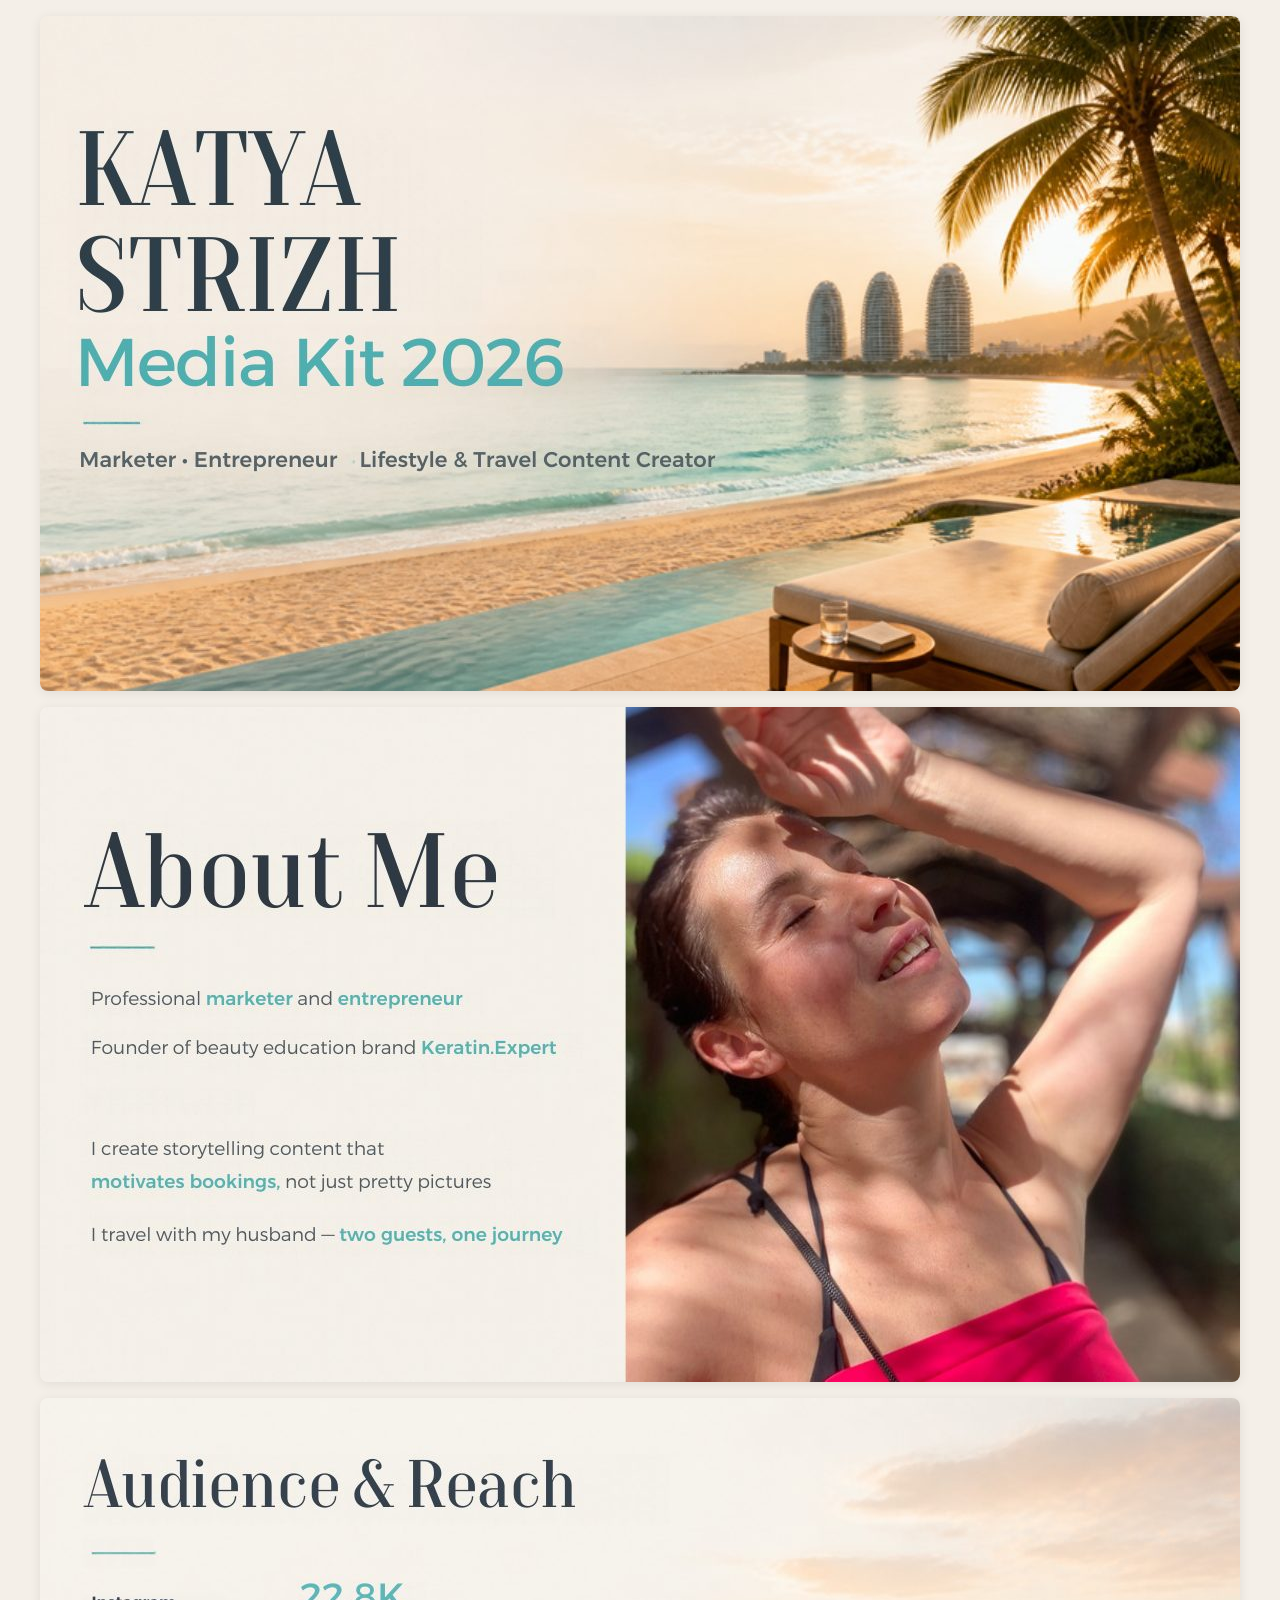
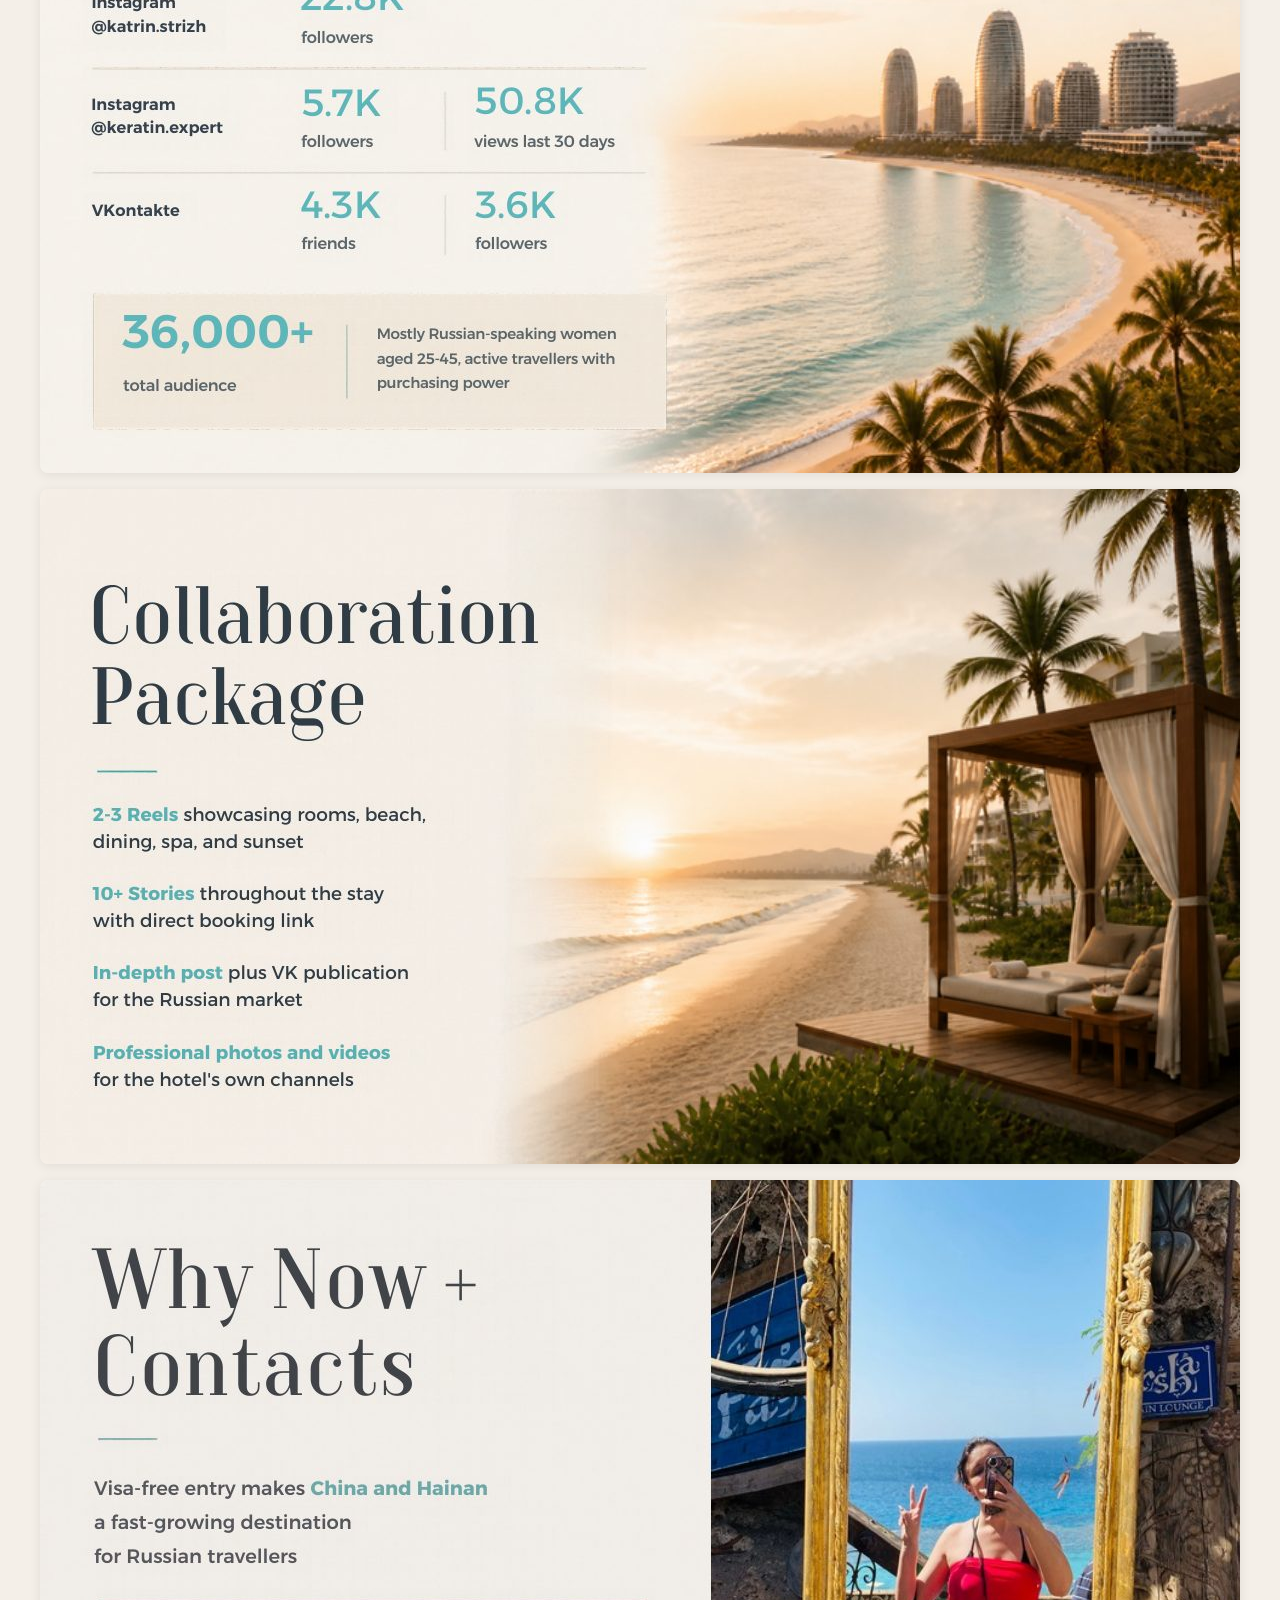
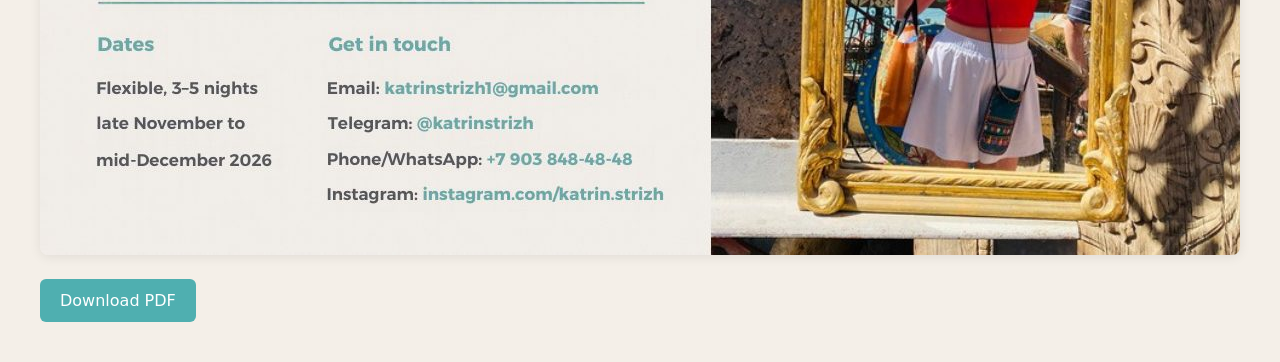
<file: mediakit/index.html>
<!doctype html><html lang="en"><head><meta charset="utf-8"><meta name="viewport" content="width=device-width,initial-scale=1">
<title>Katya Strizh — Media Kit 2026</title><meta name="robots" content="noindex">
<style>body{margin:0;background:#f4efe8;font-family:system-ui,sans-serif;color:#2f3f49}main{max-width:1200px;margin:0 auto;padding:16px}img{width:100%;height:auto;display:block;margin:0 0 16px;border-radius:8px;box-shadow:0 2px 12px rgba(0,0,0,.08)}a.btn{display:inline-block;margin:8px 0 24px;padding:12px 20px;background:#4fafb0;color:#fff;border-radius:6px;text-decoration:none}</style></head>
<body><main>
<img src="slide-1.jpg" alt="Katya Strizh Media Kit 2026"><img src="slide-2.jpg" alt="About me"><img src="slide-3.jpg" alt="Audience and reach"><img src="slide-4.jpg" alt="Collaboration package"><img src="slide-5.jpg" alt="Why now and contacts">
<a class="btn" href="Katya_Strizh_Media_Kit_2026.pdf">Download PDF</a>
</main></body></html>
</file>
